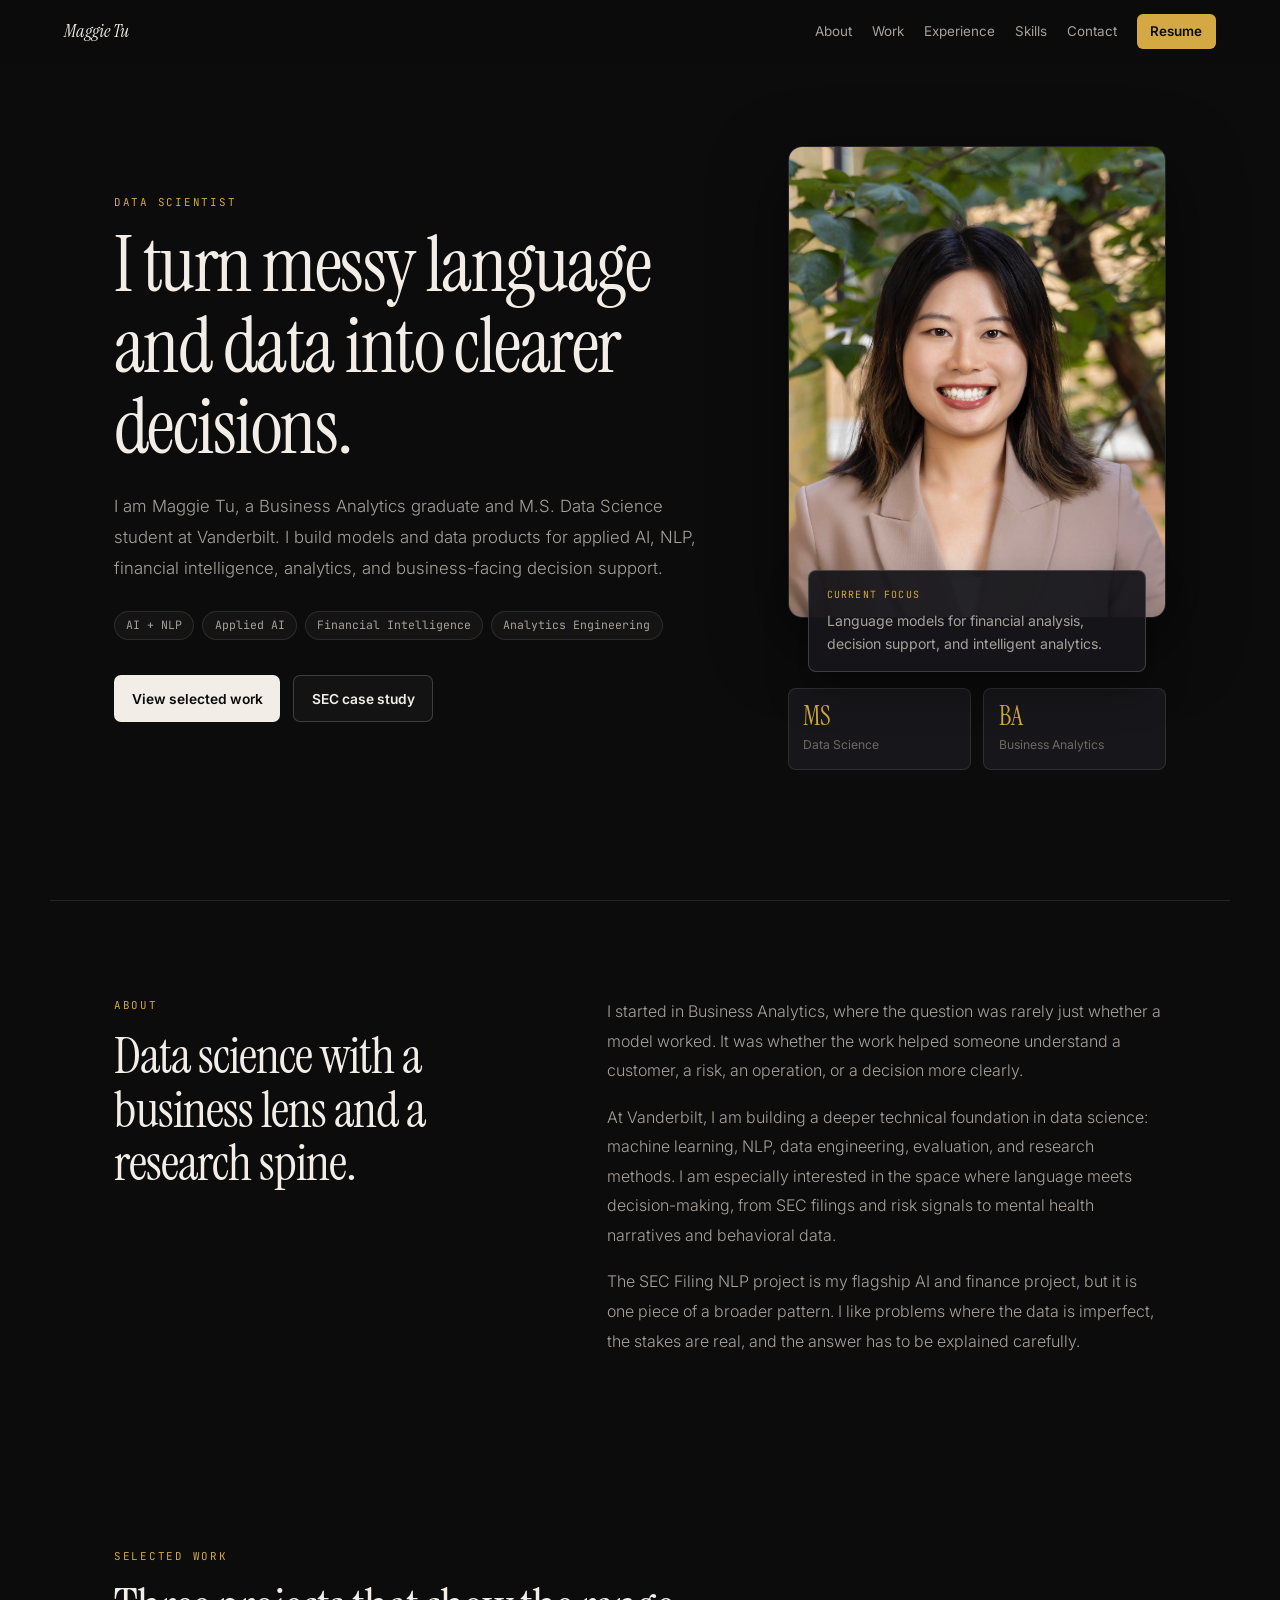
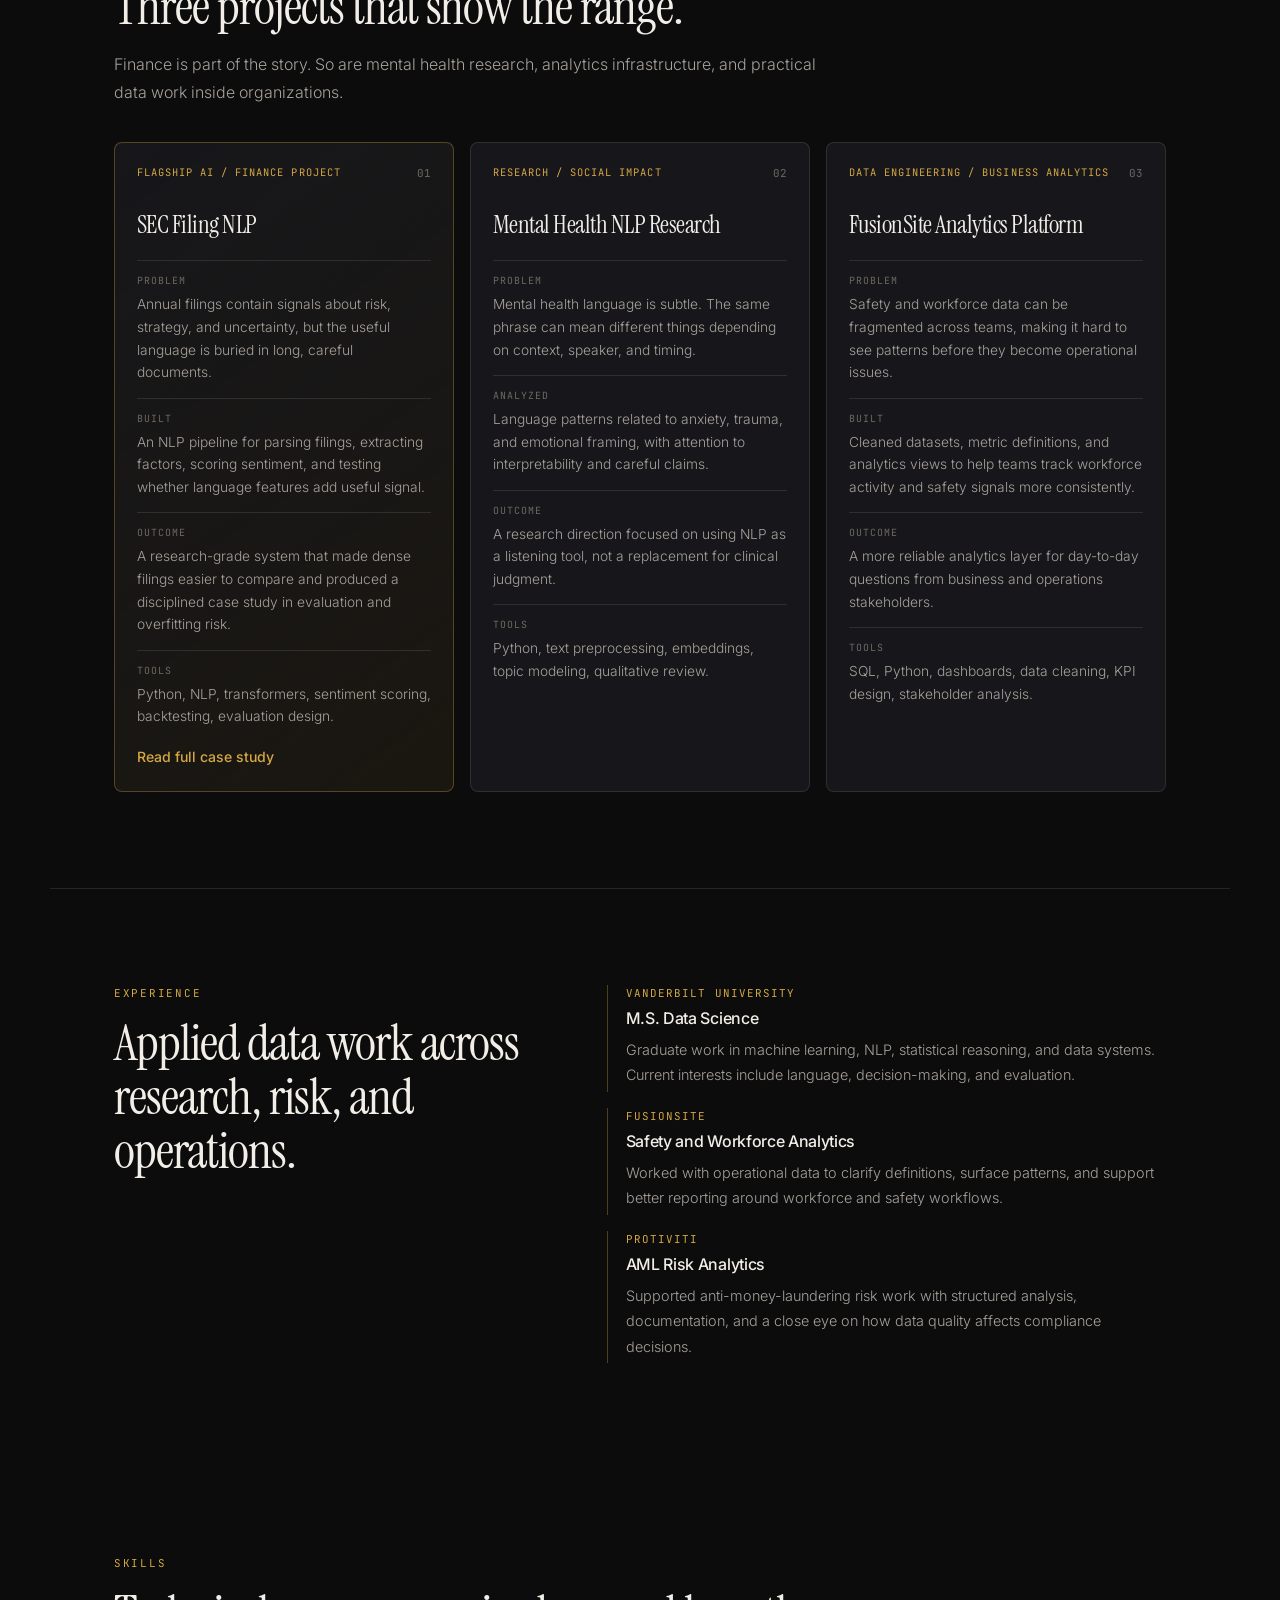
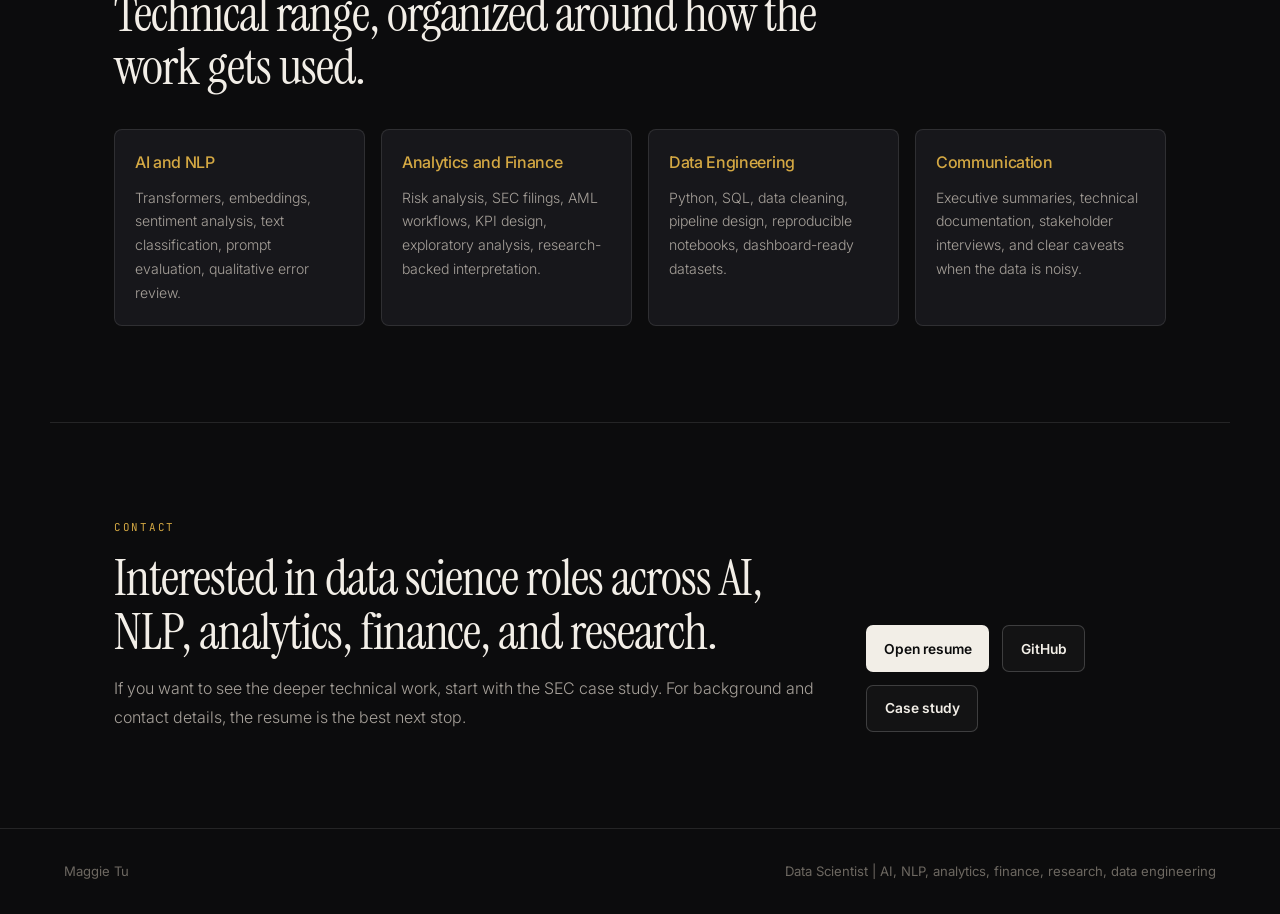
<file: index.html>
<!DOCTYPE html>
<html lang="en">
<head>
  <meta charset="UTF-8">
  <meta name="viewport" content="width=device-width, initial-scale=1.0">
  <meta name="description" content="Maggie Tu is a Data Scientist working across AI, NLP, analytics, finance, research, and data engineering.">
 <title>Maggie Tu | Data Scientist</title>
 <link rel="preconnect" href="https://fonts.googleapis.com">
  <link rel="preconnect" href="https://fonts.gstatic.com" crossorigin>
 <link href="https://fonts.googleapis.com/css2?family=Instrument+Serif:ital@0;1&family=Inter:wght@300;400;500;600&family=JetBrains+Mono:wght@400;500&display=swap" rel="stylesheet">
  <link rel="stylesheet" href="style.css">
</head>
<body>
  <nav class="site-nav" aria-label="Primary navigation">
   <a class="nav-logo" href="#top">Maggie Tu</a>
   <div class="nav-links">
      <a href="#about">About</a>
      <a href="#work">Work</a>
     <a href="#experience">Experience</a>
      <a href="#skills">Skills</a>
      <a href="#contact">Contact</a>
     <a class="nav-button" href="Maggie_Tu_Resume.pdf">Resume</a>
    </div>
 </nav>

  <header id="top" class="hero section">
    <div class="hero-copy fade-up">
      <p class="eyebrow">Data Scientist</p>
      <h1>I turn messy language and data into clearer decisions.</h1>
      <p class="hero-text">I am Maggie Tu, a Business Analytics graduate and M.S. Data Science student at Vanderbilt. I build models and data products for applied AI, NLP, financial intelligence, analytics, and business-facing decision support.</p>
     <div class="hero-tags" aria-label="Focus areas">
        <span>AI + NLP</span>
       <span>Applied AI</span>
      <span>Financial Intelligence</span>
       <span>Analytics Engineering</span>
      </div>
     <div class="hero-actions">
       <a class="button primary" href="#work">View selected work</a>
       <a class="button secondary" href="sec-filing-nlp.html">SEC case study</a>
     </div>
    </div>
   <aside class="hero-panel fade-up" aria-label="Portfolio focus summary">
      <img src="maggie.jpg" alt="Maggie Tu" class="portrait">
     <div class="signal-card">
       <!-- Hero focus variants considered:
       Option A: Interested In - Fintech, Applied AI, Decision Intelligence
       Option B: Current Focus - Language models for financial analysis, decision support, and intelligent analytics. [implemented]
       Option C: Remove this card and let the photo area breathe. -->
       <p class="micro-label">Current focus</p>
       <p>Language models for financial analysis, decision support, and intelligent analytics.</p>
      </div>
      <div class="mini-grid">
       <div>
         <span class="mini-num">MS</span>
         <span class="mini-label">Data Science</span>
       </div>
        <div>
          <span class="mini-num">BA</span>
          <span class="mini-label">Business Analytics</span>
       </div>
     </div>
    </aside>
  </header>

  <main>
   <section id="about" class="section split-section">
      <div class="section-heading fade-up">
      <p class="eyebrow">About</p>
      <h2>Data science with a business lens and a research spine.</h2>
    </div>
   <div class="body-copy fade-up">
     <p>I started in Business Analytics, where the question was rarely just whether a model worked. It was whether the work helped someone understand a customer, a risk, an operation, or a decision more clearly.</p>
     <p>At Vanderbilt, I am building a deeper technical foundation in data science: machine learning, NLP, data engineering, evaluation, and research methods. I am especially interested in the space where language meets decision-making, from SEC filings and risk signals to mental health narratives and behavioral data.</p>
  <p>The SEC Filing NLP project is my flagship AI and finance project, but it is one piece of a broader pattern. I like problems where the data is imperfect, the stakes are real, and the answer has to be explained carefully.</p>
    </div>
   </section>

  <section id="work" class="section">
    <div class="section-heading wide fade-up">
   <p class="eyebrow">Selected Work</p>
       <h2>Three projects that show the range.</h2>
      <p>Finance is part of the story. So are mental health research, analytics infrastructure, and practical data work inside organizations.</p>
    </div>

    <div class="work-grid">
   <article class="work-card featured fade-up">
     <div class="card-topline">
       <span class="project-label">Flagship AI / Finance Project</span>
           <span class="project-index">01</span>
      </div>
      <h3>SEC Filing NLP</h3>
          <dl class="project-details">
       <div>
         <dt>Problem</dt>
       <dd>Annual filings contain signals about risk, strategy, and uncertainty, but the useful language is buried in long, careful documents.</dd>
      </div>
         <div>
       <dt>Built</dt>
      <dd>An NLP pipeline for parsing filings, extracting factors, scoring sentiment, and testing whether language features add useful signal.</dd>
          </div>
       <div>
       <dt>Outcome</dt>
        <dd>A research-grade system that made dense filings easier to compare and produced a disciplined case study in evaluation and overfitting risk.</dd>
            </div>
     <div>
          <dt>Tools</dt>
     <dd>Python, NLP, transformers, sentiment scoring, backtesting, evaluation design.</dd>
     </div>
   </dl>
   <a class="text-link" href="sec-filing-nlp.html">Read full case study</a>
        </article>

     <article class="work-card fade-up">
     <div class="card-topline">
     <span class="project-label">Research / Social Impact</span>
       <span class="project-index">02</span>
       </div>
     <h3>Mental Health NLP Research</h3>
      <dl class="project-details">
     <div>
      <dt>Problem</dt>
           <dd>Mental health language is subtle. The same phrase can mean different things depending on context, speaker, and timing.</dd>
            </div>
     <div>
    <dt>Analyzed</dt>
              <dd>Language patterns related to anxiety, trauma, and emotional framing, with attention to interpretability and careful claims.</dd>
           </div>
           <div>
      <dt>Outcome</dt>
           <dd>A research direction focused on using NLP as a listening tool, not a replacement for clinical judgment.</dd>
       </div>
    <div>
     <dt>Tools</dt>
          <dd>Python, text preprocessing, embeddings, topic modeling, qualitative review.</dd>
        </div>
     </dl>
      </article>

        <article class="work-card fade-up">
   <div class="card-topline">
        <span class="project-label">Data Engineering / Business Analytics</span>
    <span class="project-index">03</span>
    </div>
     <h3>FusionSite Analytics Platform</h3>
          <dl class="project-details">
         <div>
      <dt>Problem</dt>
              <dd>Safety and workforce data can be fragmented across teams, making it hard to see patterns before they become operational issues.</dd>
     </div>
     <div>
     <dt>Built</dt>
              <dd>Cleaned datasets, metric definitions, and analytics views to help teams track workforce activity and safety signals more consistently.</dd>
    </div>
     <div>
       <dt>Outcome</dt>
       <dd>A more reliable analytics layer for day-to-day questions from business and operations stakeholders.</dd>
            </div>
    <div>
            <dt>Tools</dt>
    <dd>SQL, Python, dashboards, data cleaning, KPI design, stakeholder analysis.</dd>
    </div>
      </dl>
  </article>
      </div>
    </section>

  <section id="experience" class="section split-section">
  <div class="section-heading fade-up">
  <p class="eyebrow">Experience</p>
      <h2>Applied data work across research, risk, and operations.</h2>
  </div>
  <div class="timeline fade-up">
        <article class="timeline-item">
         <p class="timeline-date">Vanderbilt University</p>
   <h3>M.S. Data Science</h3>
          <p>Graduate work in machine learning, NLP, statistical reasoning, and data systems. Current interests include language, decision-making, and evaluation.</p>
        </article>
  <article class="timeline-item">
          <p class="timeline-date">FusionSite</p>
    <h3>Safety and Workforce Analytics</h3>
  <p>Worked with operational data to clarify definitions, surface patterns, and support better reporting around workforce and safety workflows.</p>
  </article>
  <article class="timeline-item">
   <p class="timeline-date">Protiviti</p>
  <h3>AML Risk Analytics</h3>
  <p>Supported anti-money-laundering risk work with structured analysis, documentation, and a close eye on how data quality affects compliance decisions.</p>
        </article>
  </div>
  </section>

   <section id="skills" class="section">
      <div class="section-heading wide fade-up">
   <p class="eyebrow">Skills</p>
   <h2>Technical range, organized around how the work gets used.</h2>
   </div>
 <div class="skills-grid fade-up">
    <div class="skill-group">
         <h3>AI and NLP</h3>
    <p>Transformers, embeddings, sentiment analysis, text classification, prompt evaluation, qualitative error review.</p>
 </div>
  <div class="skill-group">
  <h3>Analytics and Finance</h3>
   <p>Risk analysis, SEC filings, AML workflows, KPI design, exploratory analysis, research-backed interpretation.</p>
    </div>
      <div class="skill-group">
         <h3>Data Engineering</h3>
   <p>Python, SQL, data cleaning, pipeline design, reproducible notebooks, dashboard-ready datasets.</p>
 </div>
   <div class="skill-group">
 <h3>Communication</h3>
  <p>Executive summaries, technical documentation, stakeholder interviews, and clear caveats when the data is noisy.</p>
 </div>
 </div>
 </section>

  <section id="contact" class="section contact-section">
 <div class="contact-copy fade-up">
   <p class="eyebrow">Contact</p>
 <h2>Interested in data science roles across AI, NLP, analytics, finance, and research.</h2>
  <p>If you want to see the deeper technical work, start with the SEC case study. For background and contact details, the resume is the best next stop.</p>
   </div>
   <div class="contact-actions fade-up">
        <a class="button primary" href="Maggie_Tu_Resume.pdf">Open resume</a>
        <a class="button secondary" href="https://github.com/WanlinTu">GitHub</a>
  <a class="button secondary" href="sec-filing-nlp.html">Case study</a>
      </div>
 </section>
 </main>

 <footer class="site-footer">
  <p>Maggie Tu</p>
  <p>Data Scientist | AI, NLP, analytics, finance, research, data engineering</p>
  </footer>

  <script>
    const nav = document.querySelector('.site-nav');
    const reveal = document.querySelectorAll('.fade-up');
  const onScroll = () => nav.classList.toggle('scrolled', window.scrollY > 20);
    onScroll();
    window.addEventListener('scroll', onScroll, { passive: true });
   const observer = new IntersectionObserver(entries => {
   entries.forEach(entry => {
  if (entry.isIntersecting) entry.target.classList.add('in');
  });
   }, { threshold: 0.12 });
 reveal.forEach(el => observer.observe(el));
 </script>
</body>
</html>
</file>
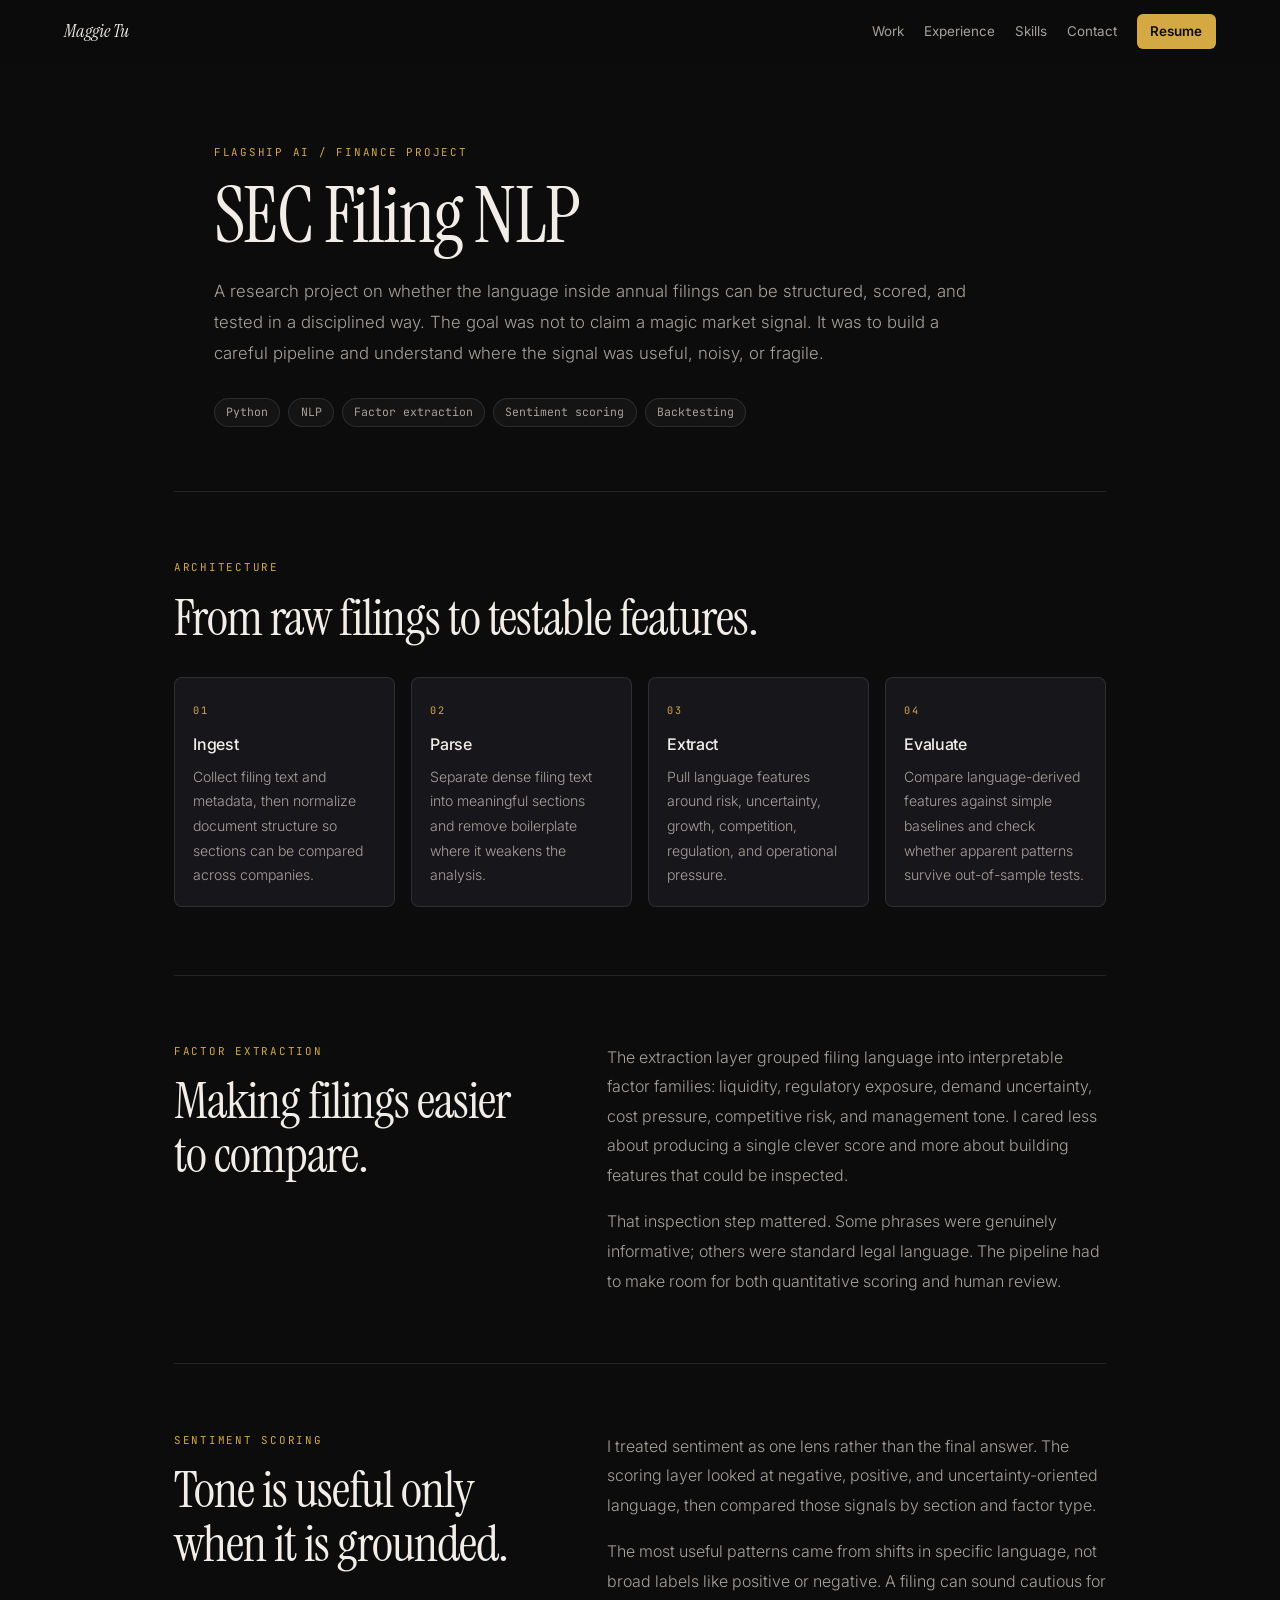
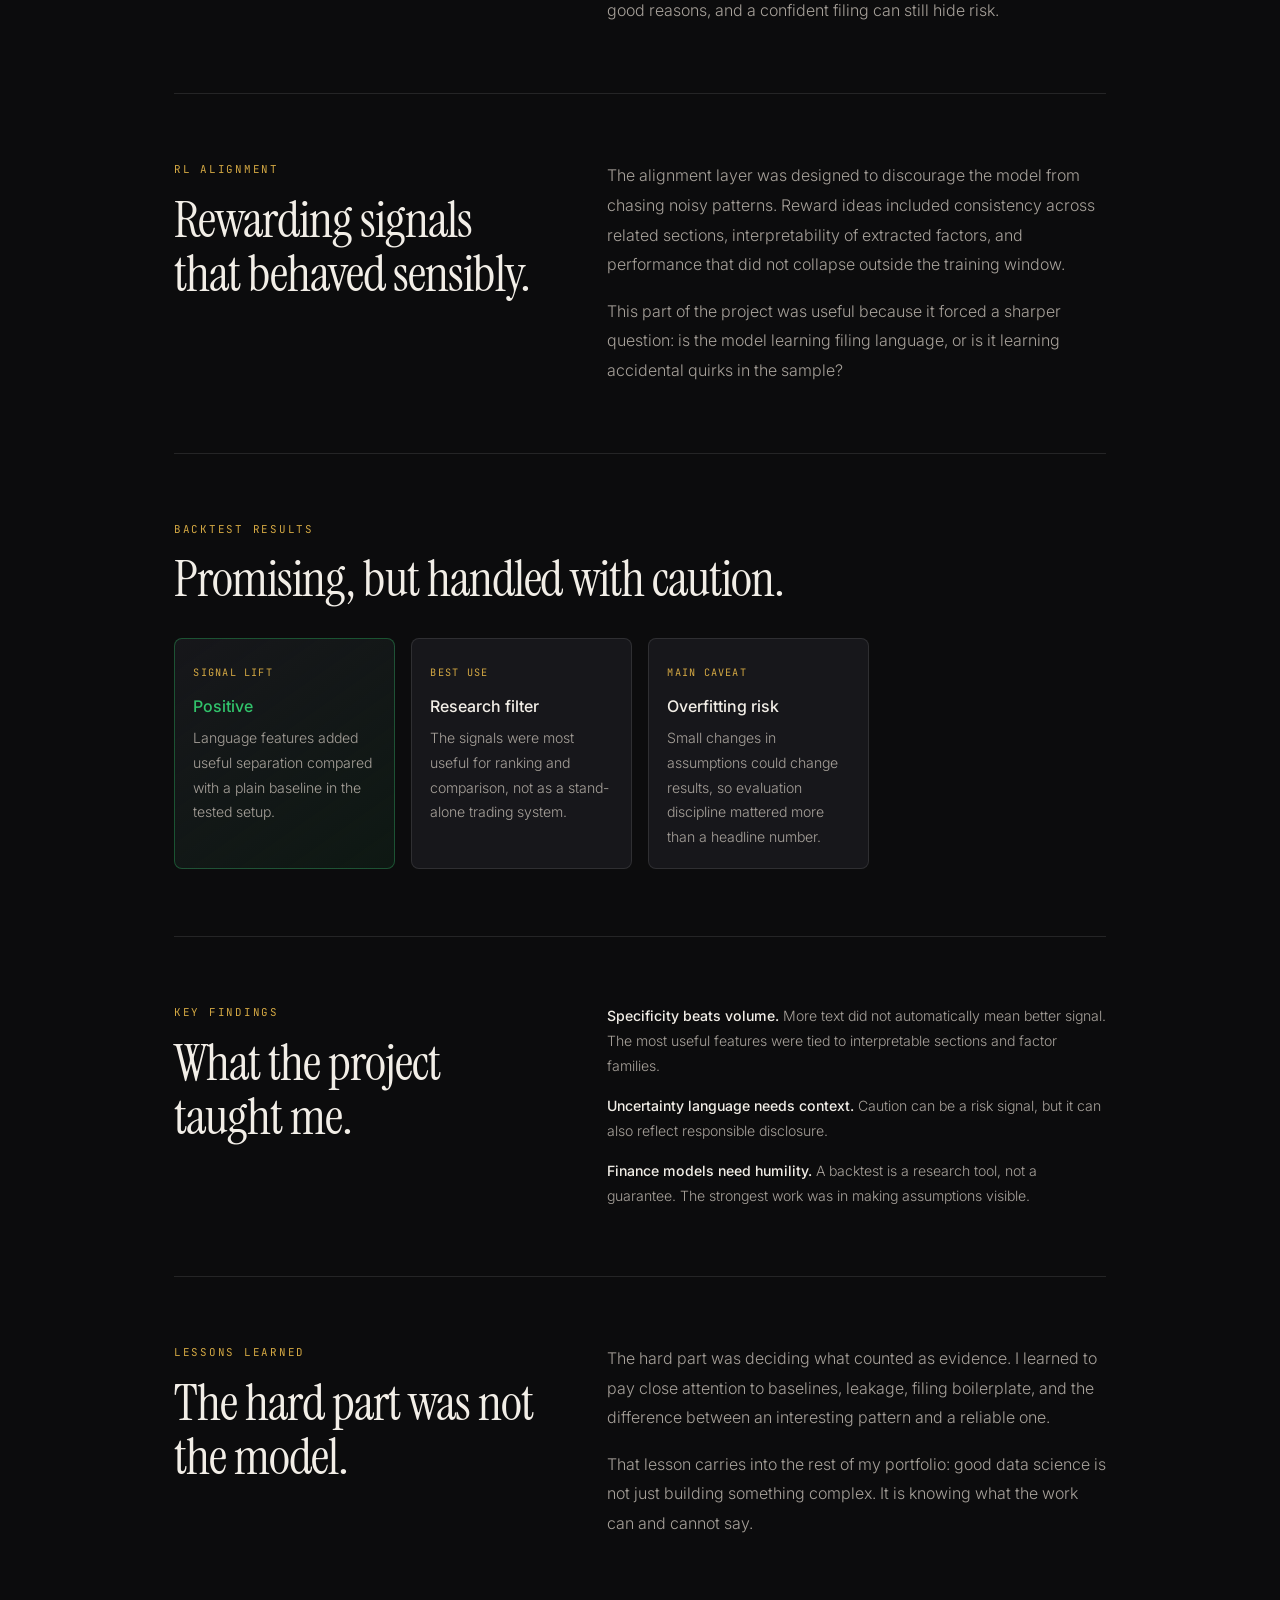
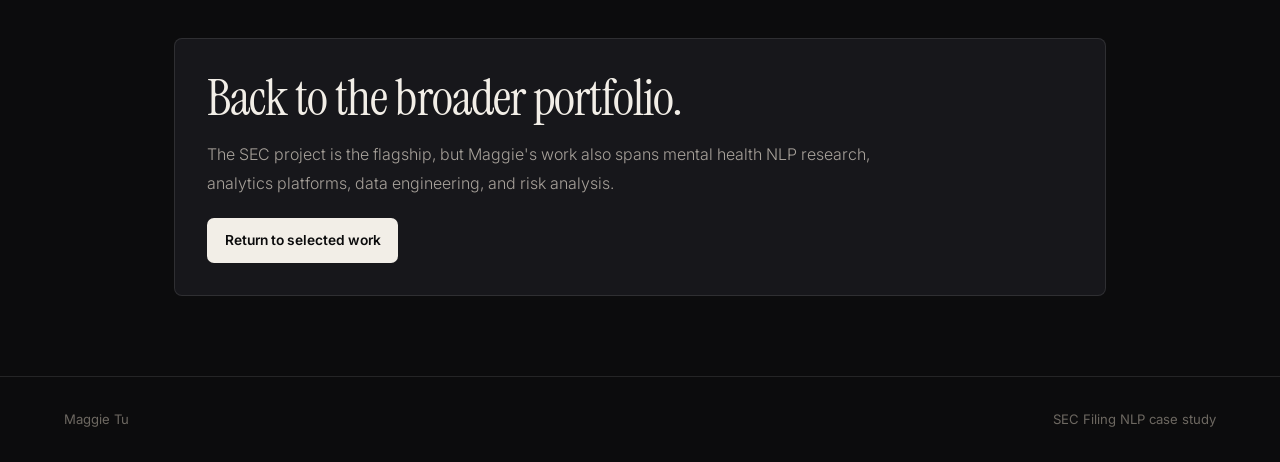
<file: sec-filing-nlp.html>
<!DOCTYPE html>
<html lang="en">
<head>
 <meta charset="UTF-8">
 <meta name="viewport" content="width=device-width, initial-scale=1.0">
 <meta name="description" content="SEC Filing NLP case study by Maggie Tu.">
 <title>SEC Filing NLP Case Study | Maggie Tu</title>
  <link rel="preconnect" href="https://fonts.googleapis.com">
  <link rel="preconnect" href="https://fonts.gstatic.com" crossorigin>
 <link href="https://fonts.googleapis.com/css2?family=Instrument+Serif:ital@0;1&family=Inter:wght@300;400;500;600&family=JetBrains+Mono:wght@400;500&display=swap" rel="stylesheet">
  <link rel="stylesheet" href="style.css">
</head>
<body>
 <nav class="site-nav" aria-label="Primary navigation">
 <a class="nav-logo" href="index.html">Maggie Tu</a>
  <div class="nav-links">
      <a href="index.html#work">Work</a>
      <a href="index.html#experience">Experience</a>
  <a href="index.html#skills">Skills</a>
  <a href="index.html#contact">Contact</a>
 <a class="nav-button" href="Maggie_Tu_Resume.pdf">Resume</a>
  </div>
  </nav>

 <header class="case-hero section">
  <p class="eyebrow">Flagship AI / Finance Project</p>
    <h1>SEC Filing NLP</h1>
 <p class="case-intro">A research project on whether the language inside annual filings can be structured, scored, and tested in a disciplined way. The goal was not to claim a magic market signal. It was to build a careful pipeline and understand where the signal was useful, noisy, or fragile.</p>
  <div class="case-meta">
 <span>Python</span>
  <span>NLP</span>
 <span>Factor extraction</span>
   <span>Sentiment scoring</span>
  <span>Backtesting</span>
   </div>
 </header>

 <main class="case-main">
 <section class="case-section">
   <div class="case-heading">
        <p class="eyebrow">Architecture</p>
  <h2>From raw filings to testable features.</h2>
      </div>
 <div class="architecture-grid">
   <div class="arch-step">
  <span>01</span>
 <h3>Ingest</h3>
        <p>Collect filing text and metadata, then normalize document structure so sections can be compared across companies.</p>
  </div>
  <div class="arch-step">
 <span>02</span>
  <h3>Parse</h3>
  <p>Separate dense filing text into meaningful sections and remove boilerplate where it weakens the analysis.</p>
       </div>
   <div class="arch-step">
  <span>03</span>
   <h3>Extract</h3>
  <p>Pull language features around risk, uncertainty, growth, competition, regulation, and operational pressure.</p>
  </div>
  <div class="arch-step">
 <span>04</span>
  <h3>Evaluate</h3>
       <p>Compare language-derived features against simple baselines and check whether apparent patterns survive out-of-sample tests.</p>
  </div>
    </div>
 </section>

  <section class="case-section two-col">
 <div>
  <p class="eyebrow">Factor extraction</p>
        <h2>Making filings easier to compare.</h2>
 </div>
  <div class="case-copy">
  <p>The extraction layer grouped filing language into interpretable factor families: liquidity, regulatory exposure, demand uncertainty, cost pressure, competitive risk, and management tone. I cared less about producing a single clever score and more about building features that could be inspected.</p>
  <p>That inspection step mattered. Some phrases were genuinely informative; others were standard legal language. The pipeline had to make room for both quantitative scoring and human review.</p>
      </div>
   </section>

 <section class="case-section two-col">
 <div>
 <p class="eyebrow">Sentiment scoring</p>
     <h2>Tone is useful only when it is grounded.</h2>
      </div>
      <div class="case-copy">
        <p>I treated sentiment as one lens rather than the final answer. The scoring layer looked at negative, positive, and uncertainty-oriented language, then compared those signals by section and factor type.</p>
 <p>The most useful patterns came from shifts in specific language, not broad labels like positive or negative. A filing can sound cautious for good reasons, and a confident filing can still hide risk.</p>
      </div>
    </section>

 <section class="case-section two-col">
   <div>
 <p class="eyebrow">RL alignment</p>
 <h2>Rewarding signals that behaved sensibly.</h2>
 </div>
 <div class="case-copy">
   <p>The alignment layer was designed to discourage the model from chasing noisy patterns. Reward ideas included consistency across related sections, interpretability of extracted factors, and performance that did not collapse outside the training window.</p>
 <p>This part of the project was useful because it forced a sharper question: is the model learning filing language, or is it learning accidental quirks in the sample?</p>
 </div>
 </section>

  <section class="case-section">
  <div class="case-heading">
        <p class="eyebrow">Backtest results</p>
   <h2>Promising, but handled with caution.</h2>
   </div>
  <div class="result-grid">
        <div class="result-card positive">
 <span>Signal lift</span>
   <strong>Positive</strong>
  <p>Language features added useful separation compared with a plain baseline in the tested setup.</p>
        </div>
 <div class="result-card">
 <span>Best use</span>
  <strong>Research filter</strong>
  <p>The signals were most useful for ranking and comparison, not as a stand-alone trading system.</p>
 </div>
  <div class="result-card">
   <span>Main caveat</span>
   <strong>Overfitting risk</strong>
  <p>Small changes in assumptions could change results, so evaluation discipline mattered more than a headline number.</p>
 </div>
      </div>
    </section>

    <section class="case-section two-col">
  <div>
   <p class="eyebrow">Key findings</p>
 <h2>What the project taught me.</h2>
 </div>
  <div class="case-list">
  <p><strong>Specificity beats volume.</strong> More text did not automatically mean better signal. The most useful features were tied to interpretable sections and factor families.</p>
 <p><strong>Uncertainty language needs context.</strong> Caution can be a risk signal, but it can also reflect responsible disclosure.</p>
  <p><strong>Finance models need humility.</strong> A backtest is a research tool, not a guarantee. The strongest work was in making assumptions visible.</p>
 </div>
 </section>

 <section class="case-section two-col">
 <div>
   <p class="eyebrow">Lessons learned</p>
        <h2>The hard part was not the model.</h2>
  </div>
 <div class="case-copy">
 <p>The hard part was deciding what counted as evidence. I learned to pay close attention to baselines, leakage, filing boilerplate, and the difference between an interesting pattern and a reliable one.</p>
 <p>That lesson carries into the rest of my portfolio: good data science is not just building something complex. It is knowing what the work can and cannot say.</p>
  </div>
  </section>

  <section class="case-section case-cta">
    <h2>Back to the broader portfolio.</h2>
 <p>The SEC project is the flagship, but Maggie's work also spans mental health NLP research, analytics platforms, data engineering, and risk analysis.</p>
  <a class="button primary" href="index.html#work">Return to selected work</a>
    </section>
  </main>

  <footer class="site-footer">
 <p>Maggie Tu</p>
  <p>SEC Filing NLP case study</p>
  </footer>

 <script>
 const nav = document.querySelector('.site-nav');
    const onScroll = () => nav.classList.toggle('scrolled', window.scrollY > 20);
    onScroll();
 window.addEventListener('scroll', onScroll, { passive: true });
 </script>
</body>
</html>
</file>
<file: style.css>
*{box-sizing:border-box;margin:0;padding:0}
:root{
 --bg:#0c0c0d;
  --bg-soft:#111114;
 --surface:#17171b;
 --surface-2:#1d1d22;
  --text:#f2eee7;
  --muted:#a7a19a;
  --quiet:#6d6861;
 --line:rgba(255,255,255,.1);
  --line-strong:rgba(255,255,255,.18);
 --gold:#d4a843;
 --gold-soft:rgba(212,168,67,.12);
 --gold-line:rgba(212,168,67,.32);
 --green:#31c36b;
 --serif:'Instrument Serif',Georgia,serif;
 --sans:'Inter',system-ui,-apple-system,BlinkMacSystemFont,'Segoe UI',sans-serif;
 --mono:'JetBrains Mono','SFMono-Regular',Consolas,monospace;
}
html{scroll-behavior:smooth;font-size:16px}
body{background:var(--bg);color:var(--text);font-family:var(--sans);line-height:1.6;-webkit-font-smoothing:antialiased}
a{color:inherit;text-decoration:none}
img{display:block;max-width:100%}

.site-nav{position:fixed;top:0;left:0;right:0;z-index:20;display:flex;align-items:center;justify-content:space-between;gap:1.5rem;height:64px;padding:0 5vw;background:rgba(12,12,13,.82);backdrop-filter:blur(20px);border-bottom:1px solid transparent;transition:border-color .2s ease}
.site-nav.scrolled{border-bottom-color:var(--line)}
.nav-logo{font-family:var(--serif);font-size:1.15rem;font-style:italic;color:var(--text)}
.nav-links{display:flex;align-items:center;gap:1.25rem;font-size:.84rem;color:var(--muted)}
.nav-links a{transition:color .18s ease}
.nav-links a:hover{color:var(--text)}
.nav-button{background:var(--gold);color:#0c0c0d!important;border-radius:6px;padding:.42rem .85rem;font-weight:600}

.section{max-width:1180px;margin:0 auto;padding:6rem 5vw}
.hero{min-height:100vh;display:grid;grid-template-columns:minmax(0,1.1fr) minmax(280px,.7fr);align-items:center;gap:5rem;padding-top:7rem}
.eyebrow{font-family:var(--mono);font-size:.68rem;letter-spacing:.16em;text-transform:uppercase;color:var(--gold);margin-bottom:.9rem}
h1,h2,h3{font-weight:400;letter-spacing:-.02em}
h1,h2{font-family:var(--serif);line-height:1.05}
h1{font-size:clamp(3rem,6vw,5.8rem);max-width:820px}
h2{font-size:clamp(2.2rem,4vw,3.35rem)}
h3{font-size:1.22rem;color:var(--text)}
.hero-text{max-width:620px;margin:1.5rem 0 1.65rem;color:var(--muted);font-size:1.05rem;font-weight:300;line-height:1.85}
.hero-tags{display:flex;flex-wrap:wrap;gap:.5rem;margin-bottom:2.2rem}
.hero-tags span,.case-meta span{font-family:var(--mono);font-size:.72rem;color:var(--muted);border:1px solid var(--line);border-radius:999px;padding:.28rem .7rem;background:rgba(255,255,255,.035)}
.hero-actions,.contact-actions{display:flex;gap:.8rem;flex-wrap:wrap}
.button{display:inline-flex;align-items:center;justify-content:center;min-height:42px;border-radius:7px;padding:.72rem 1.1rem;font-size:.86rem;font-weight:600;transition:transform .18s ease,border-color .18s ease,background .18s ease,color .18s ease}
.button:hover{transform:translateY(-1px)}
.primary{background:var(--text);color:#0c0c0d}
.secondary{border:1px solid var(--line-strong);color:var(--text);background:rgba(255,255,255,.03)}
.secondary:hover{border-color:var(--gold-line)}
.hero-panel{position:relative}
.portrait{width:100%;aspect-ratio:4/5;object-fit:cover;border-radius:14px;border:1px solid var(--line);box-shadow:0 24px 70px rgba(0,0,0,.55)}
.signal-card{position:relative;margin:-3rem 1.25rem 1rem;padding:1rem 1.1rem;background:rgba(23,23,27,.94);border:1px solid var(--line-strong);border-radius:8px;box-shadow:0 18px 40px rgba(0,0,0,.35)}
.signal-card p:last-child{color:var(--muted);font-size:.88rem;line-height:1.65}
.micro-label{font-family:var(--mono);font-size:.62rem;text-transform:uppercase;letter-spacing:.12em;color:var(--gold);margin-bottom:.35rem}
.mini-grid{display:grid;grid-template-columns:1fr 1fr;gap:.8rem}
.mini-grid div{background:var(--surface);border:1px solid var(--line);border-radius:8px;padding:.9rem}
.mini-num{display:block;font-family:var(--serif);font-size:1.65rem;color:var(--gold);line-height:1}
.mini-label{display:block;margin-top:.35rem;color:var(--quiet);font-size:.76rem}

.split-section{display:grid;grid-template-columns:.85fr 1.15fr;gap:5rem;border-top:1px solid var(--line)}
.section-heading.wide{max-width:720px;margin-bottom:2.2rem}
.section-heading.wide p:last-child{color:var(--muted);font-weight:300;line-height:1.8;margin-top:1rem}
.body-copy p,.case-copy p{color:var(--muted);font-weight:300;line-height:1.85;margin-bottom:1.05rem}
.body-copy p:last-child,.case-copy p:last-child{margin-bottom:0}

.work-grid{display:grid;grid-template-columns:repeat(3,minmax(0,1fr));gap:1rem}
.work-card{background:var(--surface);border:1px solid var(--line);border-radius:8px;padding:1.35rem;min-height:100%;transition:border-color .18s ease,transform .18s ease,box-shadow .18s ease}
.work-card:hover{border-color:var(--line-strong);transform:translateY(-2px);box-shadow:0 16px 40px rgba(0,0,0,.35)}
.work-card.featured{background:linear-gradient(145deg,var(--surface),rgba(212,168,67,.075));border-color:var(--gold-line)}
.card-topline{display:flex;align-items:flex-start;justify-content:space-between;gap:1rem;margin-bottom:1.4rem}
.project-label{font-family:var(--mono);font-size:.65rem;letter-spacing:.1em;text-transform:uppercase;color:var(--gold);line-height:1.4}
.project-index{font-family:var(--mono);font-size:.68rem;color:var(--quiet)}
.work-card h3{font-family:var(--serif);font-size:1.55rem;margin-bottom:1rem}
.project-details{display:grid;gap:.85rem}
.project-details div{border-top:1px solid var(--line);padding-top:.75rem}
dt{font-family:var(--mono);font-size:.62rem;text-transform:uppercase;letter-spacing:.1em;color:var(--quiet);margin-bottom:.25rem}
dd{color:var(--muted);font-size:.86rem;font-weight:300;line-height:1.65}
.text-link{display:inline-flex;margin-top:1.1rem;color:var(--gold);font-size:.88rem;font-weight:500}
.text-link:hover{text-decoration:underline}

.timeline{display:grid;gap:1rem}
.timeline-item{border-left:1px solid var(--gold-line);padding:0 0 .25rem 1.1rem}
.timeline-date{font-family:var(--mono);font-size:.68rem;text-transform:uppercase;letter-spacing:.1em;color:var(--gold);margin-bottom:.25rem}
.timeline-item h3{font-size:1rem;font-weight:500;margin-bottom:.35rem}
.timeline-item p:last-child{color:var(--muted);font-size:.9rem;font-weight:300;line-height:1.75}

.skills-grid{display:grid;grid-template-columns:repeat(4,minmax(0,1fr));gap:1rem}
.skill-group{background:var(--surface);border:1px solid var(--line);border-radius:8px;padding:1.25rem}
.skill-group h3{font-size:1rem;font-weight:500;margin-bottom:.6rem;color:var(--gold)}
.skill-group p{color:var(--muted);font-size:.88rem;font-weight:300;line-height:1.7}

.contact-section{border-top:1px solid var(--line);display:flex;align-items:flex-end;justify-content:space-between;gap:2rem}
.contact-copy{max-width:720px}
.contact-copy p:last-child{color:var(--muted);font-weight:300;line-height:1.8;margin-top:1rem}
.site-footer{border-top:1px solid var(--line);padding:2rem 5vw;color:var(--quiet);display:flex;justify-content:space-between;gap:1rem;font-size:.82rem}

.case-hero{padding-top:9rem;padding-bottom:4rem;max-width:980px}
.case-hero h1{margin-bottom:1.2rem}
.case-intro{max-width:760px;color:var(--muted);font-size:1.05rem;font-weight:300;line-height:1.85}
.case-meta{display:flex;gap:.5rem;flex-wrap:wrap;margin-top:1.8rem}
.case-main{max-width:1060px;margin:0 auto;padding:0 5vw 5rem}
.case-section{border-top:1px solid var(--line);padding:4.2rem 0}
.case-heading{max-width:720px;margin-bottom:2rem}
.two-col{display:grid;grid-template-columns:.85fr 1.15fr;gap:4rem}
.architecture-grid,.result-grid{display:grid;grid-template-columns:repeat(4,minmax(0,1fr));gap:1rem}
.arch-step,.result-card{background:var(--surface);border:1px solid var(--line);border-radius:8px;padding:1.15rem}
.arch-step span,.result-card span{font-family:var(--mono);font-size:.64rem;color:var(--gold);letter-spacing:.12em;text-transform:uppercase}
.arch-step h3,.result-card strong{display:block;margin:.65rem 0 .45rem;font-size:1rem;font-weight:500;color:var(--text)}
.arch-step p,.result-card p,.case-list p{color:var(--muted);font-size:.88rem;font-weight:300;line-height:1.75}
.result-card.positive{border-color:rgba(49,195,107,.35);background:linear-gradient(145deg,var(--surface),rgba(49,195,107,.07))}
.result-card.positive strong{color:var(--green)}
.case-list{display:grid;gap:1rem}
.case-list strong{color:var(--text);font-weight:500}
.case-cta{background:var(--surface);border:1px solid var(--line);border-radius:8px;padding:2rem;margin-top:2rem}
.case-cta p{color:var(--muted);font-weight:300;line-height:1.8;max-width:680px;margin:1rem 0 1.25rem}

.fade-up{opacity:0;transform:translateY(14px);transition:opacity .55s ease,transform .55s ease}
.fade-up.in{opacity:1;transform:none}

@media (prefers-reduced-motion:reduce){*,*::before,*::after{scroll-behavior:auto!important;transition:none!important}.fade-up{opacity:1;transform:none}}
@media (max-width:920px){
  .nav-links{gap:.8rem;font-size:.78rem}.hero,.split-section,.two-col{grid-template-columns:1fr;gap:2.5rem}.hero{min-height:auto;padding-top:7.5rem}.hero-panel{max-width:430px}.work-grid,.skills-grid{grid-template-columns:1fr 1fr}.architecture-grid,.result-grid{grid-template-columns:1fr 1fr}.contact-section{align-items:flex-start;flex-direction:column}.site-footer{flex-direction:column}.section{padding:4.5rem 5vw}
}
@media (max-width:640px){
  .site-nav{position:sticky;height:auto;min-height:64px;align-items:flex-start;flex-direction:column;padding:1rem 5vw}.nav-links{width:100%;overflow-x:auto;padding-bottom:.2rem}.nav-button{white-space:nowrap}.hero{padding-top:4rem}.hero-tags span,.case-meta span{font-size:.68rem}.work-grid,.skills-grid,.architecture-grid,.result-grid{grid-template-columns:1fr}.signal-card{margin:1rem 0}.mini-grid{grid-template-columns:1fr}.work-card{padding:1.1rem}.case-section{padding:3.2rem 0}
}
</file>
